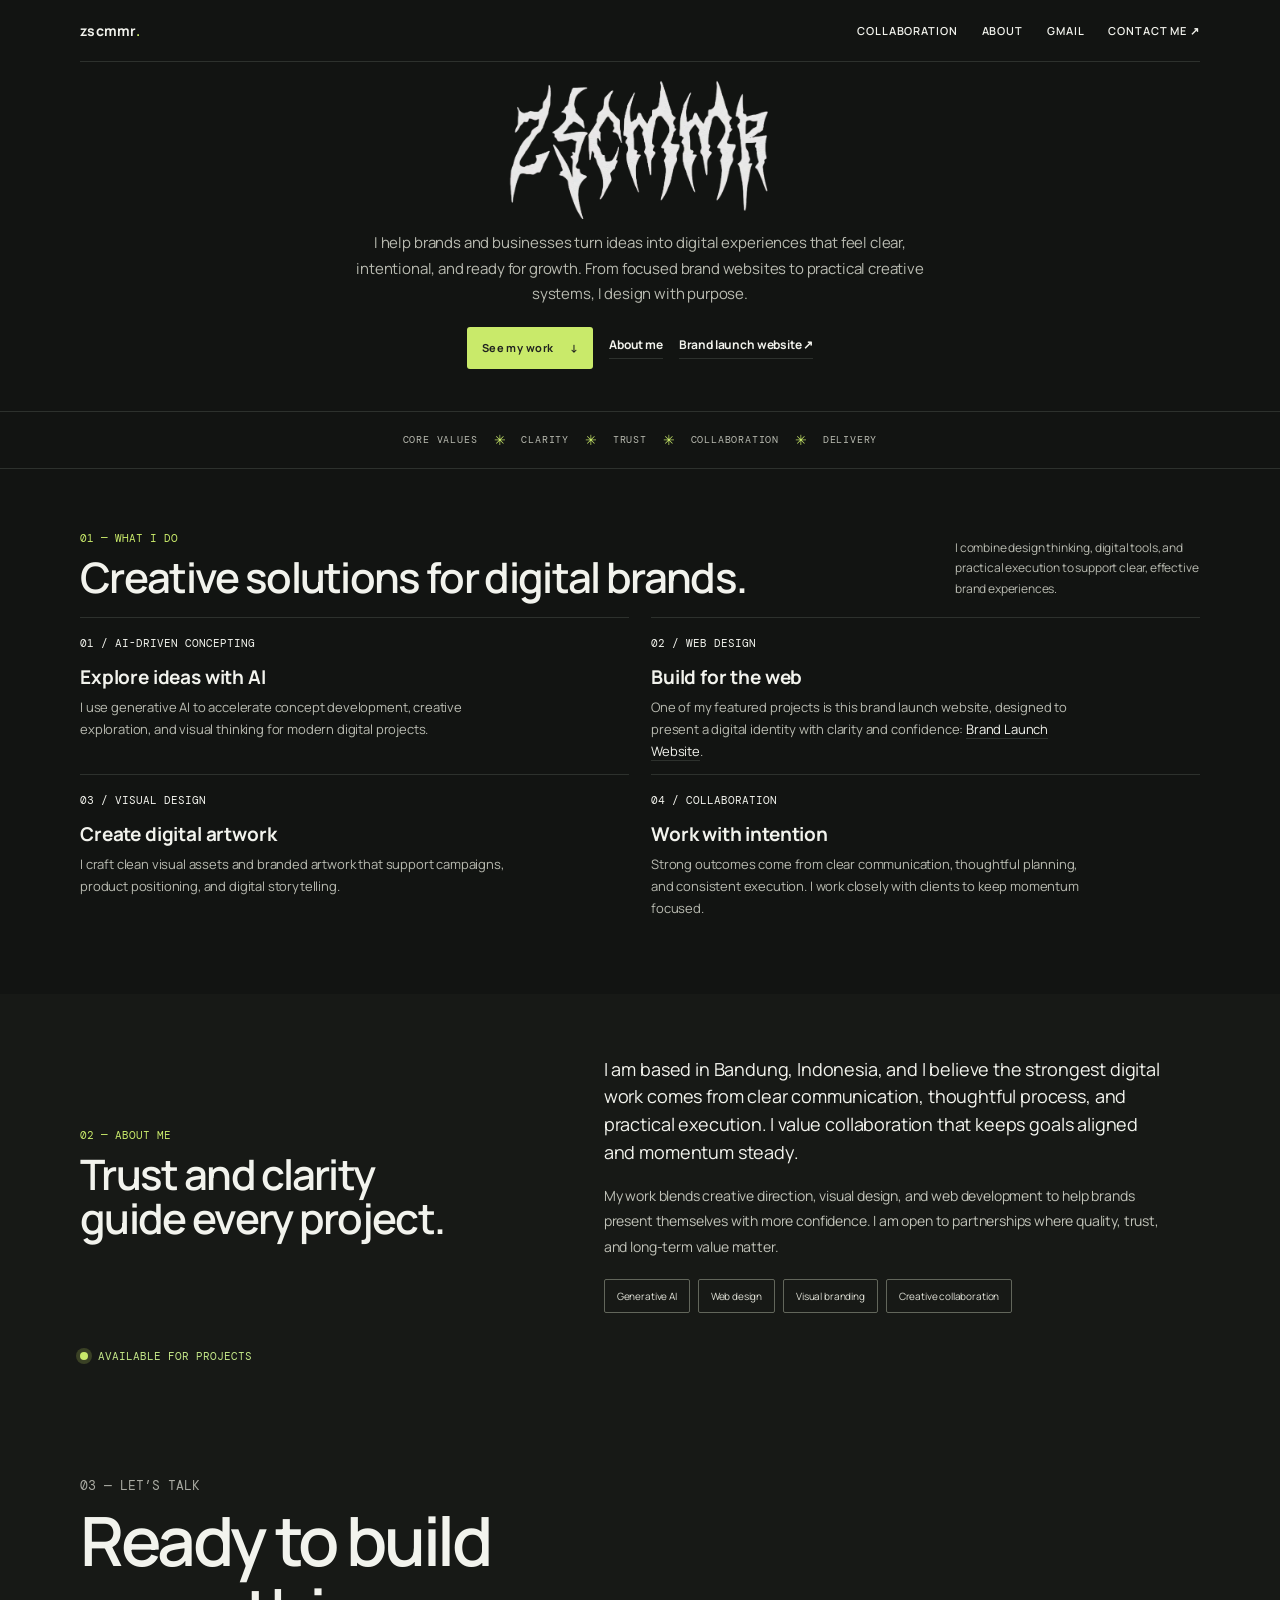
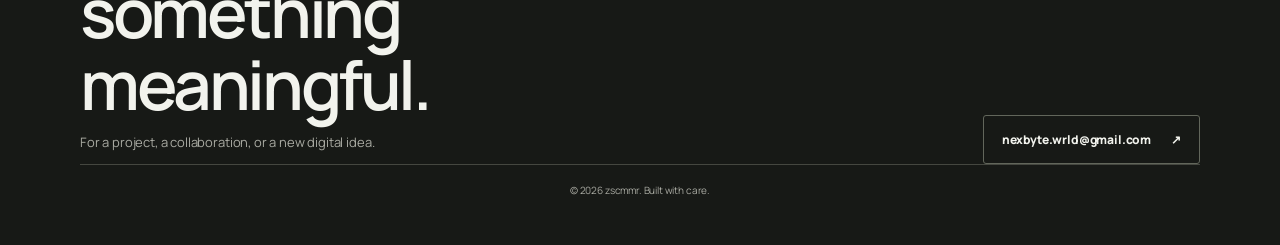
<file: portfolio-utama.html>
<!doctype html>
<html lang="en">
  <head>
    <meta charset="UTF-8" />
    <meta name="viewport" content="width=device-width, initial-scale=1.0" />
    <meta name="theme-color" content="#242622" />
    <meta name="description" content="zscmmr is a Bandung-based creative collaborator working with generative AI, websites, and Photoshop artwork." />
    <title>zscmmr | Portfolio Utama</title>
    <link rel="preconnect" href="https://fonts.googleapis.com" />
    <link rel="preconnect" href="https://fonts.gstatic.com" crossorigin />
    <link rel="preload" as="style" href="https://fonts.googleapis.com/css2?family=DM+Mono:wght@400;500&family=Manrope:wght@400;500;600;700;800&display=swap"><link rel="stylesheet" href="https://fonts.googleapis.com/css2?family=DM+Mono:wght@400;500&family=Manrope:wght@400;500;600;700;800&display=swap" media="print" onload="this.media='all'"><noscript><link rel="stylesheet" href="https://fonts.googleapis.com/css2?family=DM+Mono:wght@400;500&family=Manrope:wght@400;500;600;700;800&display=swap"></noscript>
    <link rel="stylesheet" href="assets/css/portfolio-utama.min.css">
  </head>
  <body>
    <header class="wrap topbar">
      <a class="wordmark" href="#home" aria-label="zscmmr, back to top">zscmmr<span>.</span></a>
      <button class="menu-toggle" aria-label="Open menu" aria-expanded="false" aria-controls="main-nav">☰</button>
      <nav class="nav" id="main-nav" aria-label="Main navigation">
        <a href="#karya">Collaboration</a><a href="#tentang">About</a><a class="nav-email" href="mailto:nexbyte.wrld@gmail.com">Gmail</a><a class="nav-contact" href="#kontak">Contact me <span aria-hidden="true">↗</span></a>
      </nav>
    </header>
    <main>
      <div class="wrap brand-banner"><img src="assets/images/logo1.webp" alt="Logo zscmmr" /></div>
      <section class="wrap hero" id="home">
        <div class="hero-content">
          <p class="hero-copy">I help brands and businesses turn ideas into digital experiences that feel clear, intentional, and ready for growth. From focused brand websites to practical creative systems, I design with purpose.</p>
          <div class="hero-actions"><a class="button" href="#karya">See my work <span aria-hidden="true">↓</span></a><a class="text-link" href="#tentang">About me</a><a class="text-link" href="https://zenkscammer.github.io/zscmmr1/" target="_blank" rel="noreferrer">Brand launch website ↗</a></div>
        </div>
      </section>
      <div class="ticker" aria-label="Collaboration values"><div class="wrap ticker-inner"><span>Core values</span><b aria-hidden="true">✳</b><span>Clarity</span><b aria-hidden="true">✳</b><span>Trust</span><b aria-hidden="true">✳</b><span>Collaboration</span><b aria-hidden="true">✳</b><span>Delivery</span></div></div>
      <section class="wrap section" id="karya">
        <div class="section-heading reveal"><div><p class="section-kicker mono">01 — What I do</p><h2>Creative solutions for digital brands.</h2></div><p class="section-note">I combine design thinking, digital tools, and practical execution to support clear, effective brand experiences.</p></div>
        <div class="collaboration-values">
          <article class="value-item reveal"><span class="mono">01 / AI-driven concepting</span><h3>Explore ideas with AI</h3><p>I use generative AI to accelerate concept development, creative exploration, and visual thinking for modern digital projects.</p></article>
          <article class="value-item reveal"><span class="mono">02 / Web design</span><h3>Build for the web</h3><p>One of my featured projects is this brand launch website, designed to present a digital identity with clarity and confidence: <a href="https://zenkscammer.github.io/zscmmr1/" target="_blank" rel="noreferrer">Brand Launch Website</a>.</p></article>
          <article class="value-item reveal"><span class="mono">03 / Visual design</span><h3>Create digital artwork</h3><p>I craft clean visual assets and branded artwork that support campaigns, product positioning, and digital storytelling.</p></article>
          <article class="value-item reveal"><span class="mono">04 / Collaboration</span><h3>Work with intention</h3><p>Strong outcomes come from clear communication, thoughtful planning, and consistent execution. I work closely with clients to keep momentum focused.</p></article>
        </div>
      </section>
      <section class="about" id="tentang"><div class="wrap section about-grid">
        <div class="reveal"><p class="section-kicker mono">02 — About me</p><h2>Trust and clarity<br />guide every project.</h2></div>
        <div class="about-copy reveal"><p>I am based in Bandung, Indonesia, and I believe the strongest digital work comes from clear communication, thoughtful process, and practical execution. I value collaboration that keeps goals aligned and momentum steady.</p><p>My work blends creative direction, visual design, and web development to help brands present themselves with more confidence. I am open to partnerships where quality, trust, and long-term value matter.</p><div class="skill-list" aria-label="My skills"><span>Generative AI</span><span>Web design</span><span>Visual branding</span><span>Creative collaboration</span></div></div>
        <div class="about-aside reveal"><span class="availability mono"><span class="status-dot"></span> Available for projects</span></div>
      </div></section>
      <section class="contact" id="kontak"><div class="wrap">
        <div class="contact-inner reveal"><div><p class="section-kicker mono">03 — Let’s talk</p><h2>Ready to build something meaningful.</h2><p>For a project, a collaboration, or a new digital idea.</p></div><div class="contact-actions"><a class="contact-link email-link" href="mailto:nexbyte.wrld@gmail.com">nexbyte.wrld@gmail.com <span aria-hidden="true">↗</span></a></div></div>
        <footer class="footer"><p>© <span id="year"></span> zscmmr. Built with care.</p></footer>
      </div></section>
    </main>
    <button class="scroll-top" type="button" aria-label="Back to top" title="Back to top"><span aria-hidden="true">↑</span></button>
    <script defer src="assets/js/portfolio-utama.min.js"></script>
  </body>
</html>
</file>
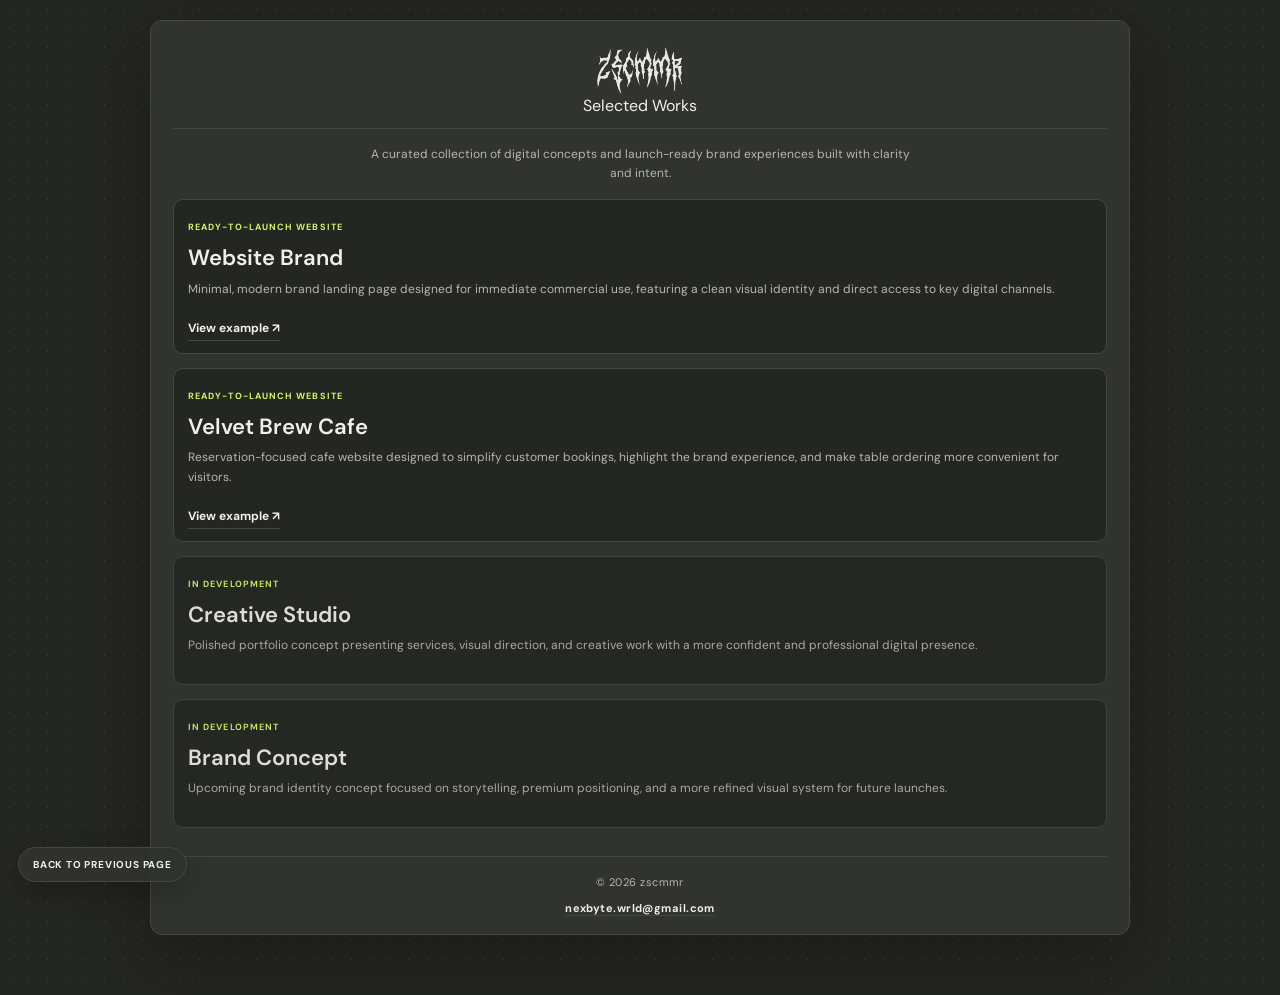
<file: website-example.html>
<!doctype html>
<html lang="en">
  <head>
    <meta charset="UTF-8" />
    <meta name="viewport" content="width=device-width, initial-scale=1.0" />
    <meta name="theme-color" content="#242622" />
    <title>zscmmr - studio | Website Example</title>
    <link rel="preconnect" href="https://fonts.googleapis.com" />
    <link rel="preconnect" href="https://fonts.gstatic.com" crossorigin />
    <link
      rel="preload"
      as="style"
      href="https://fonts.googleapis.com/css2?family=DM+Sans:wght@400;500;600;700&family=Space+Grotesk:wght@500;600;700&display=swap"
    />
    <link
      rel="stylesheet"
      href="https://fonts.googleapis.com/css2?family=DM+Sans:wght@400;500;600;700&family=Space+Grotesk:wght@500;600;700&display=swap"
      media="print"
      onload="this.media = 'all'"
    />
    <noscript
      ><link
        rel="stylesheet"
        href="https://fonts.googleapis.com/css2?family=DM+Sans:wght@400;500;600;700&family=Space+Grotesk:wght@500;600;700&display=swap"
    /></noscript>
    <link rel="stylesheet" href="assets/css/website-example.min.css" />
  </head>
  <body>
    <main class="page">
      <div class="brand-header" aria-label="Brand logo">
        <img src="assets/images/logo1.webp" alt="zscmmr logo" />
        <span class="label">Selected Works</span>
      </div>

      <p class="intro-line">
        A curated collection of digital concepts and launch-ready brand
        experiences built with clarity and intent.
      </p>

      <section class="grid" aria-label="Website examples list">
        <article
          class="card"
          tabindex="0"
          data-href="https://zscmmr.github.io/LANDING-EXAMPLE-BRAND/"
        >
          <span class="card-tag">Ready-to-Launch Website</span>
          <h2>Website Brand</h2>
          <p>
            Minimal, modern brand landing page designed for immediate commercial
            use, featuring a clean visual identity and direct access to key
            digital channels.
          </p>
          <a
            href="https://zscmmr.github.io/LANDING-EXAMPLE-BRAND/"
            target="_blank"
            rel="noopener noreferrer"
            >View example ↗</a
          >
        </article>

        <article
          class="card"
          tabindex="0"
          data-href="https://zscmmr.github.io/Velvet-Brew/"
        >
          <span class="card-tag">Ready-to-Launch Website</span>
          <h2>Velvet Brew Cafe</h2>
          <p>
            Reservation-focused cafe website designed to simplify customer
            bookings, highlight the brand experience, and make table ordering
            more convenient for visitors.
          </p>
          <a
            href="https://zscmmr.github.io/Velvet-Brew/"
            target="_blank"
            rel="noopener noreferrer"
            >View example ↗</a
          >
        </article>

        <article class="card inactive" aria-disabled="true" tabindex="-1">
          <span class="card-tag">In development</span>
          <h2>Creative Studio</h2>
          <p>
            Polished portfolio concept presenting services, visual direction,
            and creative work with a more confident and professional digital
            presence.
          </p>
        </article>

        <article class="card inactive" aria-disabled="true" tabindex="-1">
          <span class="card-tag">In development</span>
          <h2>Brand Concept</h2>
          <p>
            Upcoming brand identity concept focused on storytelling, premium
            positioning, and a more refined visual system for future launches.
          </p>
        </article>
      </section>

      <div
        class="dev-popup"
        id="devPopup"
        role="alert"
        aria-live="assertive"
        aria-hidden="true"
      >
        <h3 class="popup-title">Project in Progress</h3>
        <p class="popup-text">
          Website masih dalam pengembangan. Silakan cek kembali nanti.
        </p>
        <button class="popup-close" type="button">Close</button>
      </div>

      <footer class="footer">
        © 2026 zscmmr<br />
        <a class="footer-email" href="mailto:nexbyte.wrld@gmail.com"
          >nexbyte.wrld@gmail.com</a
        >
      </footer>
    </main>

    <a
      class="floating-back"
      href="index.html"
      onclick="
        history.back();
        return false;
      "
      >Back to previous page</a
    >

    <script defer src="assets/js/website-example.min.js"></script>
  </body>
</html>
</file>
<file: assets/css/portfolio-utama.min.css>
:root{color-scheme:dark;--paper:#121412;--ink:#f2f3ed;--muted:#b9bbb1;--line:#2d312d;--lime:#c9ea6a;--blue:var(--lime);--mono:"DM Mono",monospace;--sans:"Manrope",sans-serif}*{box-sizing:border-box}html{scroll-behavior:smooth;scroll-padding-top:88px}body{margin:0;background:var(--paper);color:var(--ink);font-family:var(--sans);-webkit-font-smoothing:antialiased;letter-spacing:-0.01em}a{color:inherit;text-decoration:none}button{font:inherit}.wrap{width:min(1120px,calc(100% - 56px));margin-inline:auto}.mono{font:11px var(--mono);letter-spacing:0;text-transform:uppercase}.topbar{height:62px;display:flex;align-items:center;justify-content:space-between;border-bottom:1px solid var(--line)}.wordmark{font-size:14px;font-weight:700;letter-spacing:0.02em}.wordmark span{color:var(--lime)}.nav{display:flex;align-items:center;gap:24px}.nav a{font-size:11px;font-weight:600;letter-spacing:0.08em;text-transform:uppercase;transition:color.2s ease}.nav a:hover{color:var(--lime)}.nav.nav-contact{border:1px solid var(--ink);border-radius:3px;padding:11px 16px}.nav.nav-email{border:1px solid var(--line);border-radius:3px;padding:11px 16px}.menu-toggle{display:none;border:0;background:none;color:var(--ink);padding:8px;cursor:pointer}.brand-banner{height:158px;display:flex;align-items:center;justify-content:center;margin:10px auto 0}.brand-banner img{width:min(280px,62vw);height:100%;object-fit:contain}.hero{min-height:0;padding-block:0 42px;text-align:center}.hero-content{max-width:700px;margin-inline:auto}.eyebrow{display:flex;align-items:center;justify-content:center;gap:10px;color:var(--muted);margin:0 0 16px}.status-dot{width:8px;height:8px;border-radius:50%;background:var(--lime);box-shadow:0 0 0 4px rgba(215,243,106,0.18)}h1{max-width:720px;margin:0 auto;font-size:clamp(34px,4.9vw,64px);line-height:.96;letter-spacing:-0.06em;font-weight:600}h1.accent{color:var(--lime)}.hero-copy{max-width:600px;margin:0 auto;color:var(--muted);font-size:15px;line-height:1.7}.hero-actions{display:flex;align-items:center;justify-content:center;flex-wrap:wrap;gap:12px 16px;margin-top:20px}.button{display:inline-flex;align-items:center;gap:16px;min-height:42px;padding:0 15px;background:var(--lime);color:#20221f;border-radius:3px;font-size:11px;font-weight:700;letter-spacing:0.04em;transition:background.2s,transform.2s}.button:hover{background:#eaf7a0;color:#20221f;transform:translateY(-2px)}.text-link{font-size:12px;font-weight:700;border-bottom:1px solid var(--line);padding-bottom:5px;color:var(--ink);transition:color.2s ease,border-color.2s ease}.text-link:hover{color:var(--lime);border-color:var(--lime)}.ticker{border-block:1px solid var(--line)}.ticker-inner{display:flex;justify-content:center;align-items:center;flex-wrap:wrap;gap:10px 16px;min-height:56px;color:var(--muted);text-align:center}.ticker-inner span{font:10px var(--mono);text-transform:uppercase;letter-spacing:0.08em}.ticker-inner b{color:var(--lime);font-size:14px;font-weight:500;line-height:1}.section{padding-block:62px}.section-heading{display:flex;justify-content:space-between;align-items:end;gap:24px;margin-bottom:18px}.section-kicker{margin:0 0 10px;color:var(--lime)}h2{margin:0;font-size:clamp(27px,3.5vw,42px);line-height:1.06;letter-spacing:-0.04em;font-weight:600}.section-note{max-width:245px;margin:0;color:var(--muted);font-size:12px;line-height:1.7}.collaboration-values{display:grid;grid-template-columns:1fr 1fr;gap:0 22px}.value-item{min-height:138px;padding:12px 0;border-top:1px solid var(--line)}.value-item.mono{color:var(--lime)}.value-item h3{margin:12px 0 6px;font-size:19px}.value-item p{max-width:430px;margin:0;color:var(--muted);font-size:13px;line-height:1.7}.value-item a{color:var(--ink);border-bottom:1px solid var(--line)}.value-item a:hover{color:var(--lime);border-color:var(--lime)}.about{background:#171916}.about-grid{display:grid;grid-template-columns:.9fr 1.1fr;gap:36px;align-items:center}.about.section{margin-bottom:0}.about-copy{max-width:565px}.about-copy>p{margin:0;font-size:18px;line-height:1.55}.about-copy>p+p{margin-top:16px;color:#c0c2b8;font-size:14px;line-height:1.8}.skill-list{display:flex;flex-wrap:wrap;gap:8px;margin-top:20px}.skill-list span{border:1px solid #62665b;border-radius:2px;padding:9px 12px;color:#e1e2d8;font-size:10px}.about-aside{display:flex;flex-direction:column;justify-content:center;min-height:0}.availability{display:flex;align-items:center;gap:10px;color:#c5e889}.availability.status-dot{flex:0 0 auto}.big-mark{display:none}.contact{padding-block:52px 48px;background:#171916;color:var(--ink)}.contact-inner{display:grid;grid-template-columns:1fr auto;align-items:end;gap:18px}.contact-actions{display:grid;justify-items:start;gap:12px}.contact.section-kicker{color:var(--lime)}.contact h2{max-width:650px;font-size:clamp(36px,5.4vw,68px);letter-spacing:-0.05em}.contact p{color:#a9aaa2;font-size:13px}.contact-link{display:inline-flex;align-items:center;gap:20px;padding:15px 18px;background:var(--lime);color:#20221f;border-radius:3px;font-size:12px;font-weight:800;white-space:nowrap;transition:background.2s}.contact-link:hover{background:white}.email-link{border:1px solid #62665b;background:transparent;color:var(--ink)}.email-link:hover{border-color:var(--lime);background:#292c26}.footer{display:flex;justify-content:center;align-items:center;gap:20px;padding-block:18px 0;border-top:1px solid #454740;color:#a9aaa2;text-align:center}.footer p{margin:0;font-size:10px}.socials{display:flex;flex-wrap:wrap;gap:22px}.socials a{font:10px var(--mono);transition:color.2s}.socials a:hover{color:var(--lime)}.scroll-top{position:fixed;right:24px;bottom:24px;z-index:10;width:48px;aspect-ratio:1;display:grid;place-items:center;border:1px solid var(--line);border-radius:3px;background:var(--lime);color:#20221f;box-shadow:0 4px 18px #0005;font-size:24px;line-height:1;cursor:pointer;opacity:0;visibility:hidden;transform:translateY(8px);transition:opacity.2s,transform.2s,visibility.2s,background.2s}.scroll-top.is-visible{opacity:1;visibility:visible;transform:translateY(0)}.scroll-top:hover{background:#eaf7a0}.scroll-top:focus-visible{outline:2px solid var(--ink);outline-offset:3px}.reveal{opacity:0;transform:translateY(16px);transition:opacity.65s ease,transform.65s ease}.reveal.is-visible{opacity:1;transform:translateY(0)}@media(prefers-reduced-motion:reduce){*,*::before,*::after{scroll-behavior:auto !important;transition-duration:.01ms !important;animation-duration:.01ms !important}.reveal{opacity:1;transform:none}}@media(max-width:760px){.wrap{width:min(100% - 28px,560px)}.topbar{height:60px}.wordmark{font-size:15px}.menu-toggle{display:inline-flex;align-items:center;justify-content:center;width:38px;height:38px;font-size:20px}.nav{display:none;position:absolute;z-index:5;top:60px;left:0;right:0;padding:18px 20px 22px;background:rgba(18,20,18,0.96);border-bottom:1px solid var(--line);flex-direction:column;align-items:stretch;gap:0}.nav.is-open{display:flex}.nav a{padding:12px 0}.nav.nav-contact{text-align:center;margin-top:8px;padding:12px}.brand-banner{height:126px;margin-block:14px 6px}.hero{padding-block:0 54px}.eyebrow{margin-bottom:20px}h1{font-size:clamp(42px,12vw,72px);line-height:0.96}.hero-copy{max-width:500px;margin-top:18px;font-size:14px;line-height:1.7}.hero-actions{display:grid;grid-template-columns:1fr;gap:12px;margin-top:26px}.button,.text-link{width:100%;justify-content:center}.button{min-height:46px}.text-link{display:inline-flex;align-items:center;justify-content:center;min-height:38px}.ticker-inner{min-height:52px;gap:10px 14px;justify-content:center;flex-wrap:wrap;overflow:visible}.ticker-inner span{flex:0 0 auto}.ticker-inner b{display:none}.section{padding-block:68px}.section-heading{align-items:start;flex-direction:column;gap:16px;margin-bottom:26px}.section-note{max-width:100%}.collaboration-values{grid-template-columns:1fr;gap:0}.value-item{min-height:0;padding:18px 0}.value-item h3{margin-top:14px;margin-bottom:8px;font-size:20px}.about-grid{grid-template-columns:1fr;gap:30px}.about-copy>p{font-size:18px}.about-copy>p+p{margin-top:16px}.about-aside{min-height:90px;gap:12px}.big-mark{font-size:80px;align-self:flex-start}.contact{padding-block:52px 46px}.contact-inner{grid-template-columns:1fr;align-items:start}.contact h2{font-size:clamp(34px,9vw,60px)}.contact-actions{width:100%}.contact-link{width:100%;justify-content:center}.footer{padding-block:18px 8px;flex-direction:column;gap:10px}}@media(max-width:420px){.wrap{width:calc(100% - 24px)}.brand-banner{height:108px}.hero{padding-block:0 42px}.eyebrow{font-size:10px}.status-dot{width:7px;height:7px}h1{letter-spacing:-0.05em}.hero-copy{font-size:13px}.section{padding-block:56px}.value-item p{font-size:12.5px}.socials{gap:12px}.scroll-top{right:14px;bottom:14px;width:42px}}
</file>
<file: assets/css/website-example.min.css>
:root{color-scheme:dark;--paper:#242622;--panel:#30332e;--ink:#f0f0e8;--muted:#b5b7ac;--line:#454840;--lime:#d7f36a;--blue:#a7b1ff;--shadow:rgba(0,0,0,0.28);font-family:"DM Sans",sans-serif}*{box-sizing:border-box}body{margin:0;min-height:100vh;color:var(--ink);background:var(--paper);background-image:radial-gradient(#454840 0.8px,transparent 0.8px);background-size:19px 19px;padding-top:20px}a{color:inherit;text-decoration:none}.wrap{width:min(100%,980px);margin:0 auto;padding:0 20px}.topbar{display:flex;align-items:center;justify-content:space-between;gap:16px;padding:14px 18px;border:1px solid var(--line);border-radius:12px;background:var(--panel);box-shadow:0 18px 40px rgba(0,0,0,0.18);position:relative}.topbar.wordmark{font-size:14px;font-weight:700;letter-spacing:0.02em;color:var(--ink)}.topbar.wordmark span{color:var(--lime)}.topbar.email-link{display:inline-flex;align-items:center;gap:8px;padding:8px 10px;border:1px solid var(--line);border-radius:999px;color:var(--muted);font-size:10px;font-weight:700;letter-spacing:0.08em;text-transform:uppercase;transition:border-color 160ms ease,color 160ms ease}.topbar.email-link:hover{border-color:var(--lime);color:var(--ink)}.page{max-width:980px;margin:0 auto 60px;padding:26px 22px 18px;border:1px solid var(--line);border-radius:12px;background:var(--panel);box-shadow:0 22px 70px var(--shadow)}.brand-header{display:flex;flex-direction:column;align-items:center;justify-content:center;margin-bottom:16px;padding-bottom:12px;border-bottom:1px solid var(--line);text-align:center}.brand-header img{width:100px;height:48px;object-fit:contain;display:block}.brand-header.label{margin-top:7px;color:var(--muted);font-size:9px;font-weight:700;letter-spacing:0.14em;text-transform:uppercase}.intro-line{margin:12px auto 0;text-align:center;color:var(--muted);font-size:12px;line-height:1.6;max-width:560px}.hero{position:absolute;left:50%;transform:translateX(-50%);display:flex;justify-content:center;align-items:center;text-align:center;pointer-events:none}.hero-copy{max-width:560px;text-align:center}.eyebrow{margin:0;color:var(--muted);font-size:9px;font-weight:700;letter-spacing:0.12em;text-transform:uppercase}h1{display:none}.nav{display:flex;align-items:center;gap:10px;color:var(--muted);font-size:11px;font-weight:600;margin-left:auto;position:relative;z-index:1}.nav a{padding:8px 10px;border:1px solid var(--line);border-radius:999px;transition:border-color 160ms ease,color 160ms ease}.nav a:hover{border-color:var(--lime);color:var(--ink)}.grid{display:grid;grid-template-columns:1fr;gap:14px;margin-top:16px}.card{position:relative;padding:14px 14px 12px;border:1px solid var(--line);border-radius:10px;background:#242622;cursor:pointer;transition:border-color 160ms ease,transform 160ms ease,box-shadow 160ms ease}.card:focus-visible{outline:2px solid var(--lime);outline-offset:2px}.card:hover{transform:translateY(-2px);border-color:var(--lime);box-shadow:0 5px 0 var(--lime)}.card-tag{display:inline-block;margin-bottom:12px;color:var(--lime);font-size:9px;font-weight:700;letter-spacing:0.12em;text-transform:uppercase}.card h2{margin:0 0 8px;font-size:22px;font-weight:600;line-height:1.2}.card p{margin:0 0 16px;color:var(--muted);font-size:12px;line-height:1.65}.card a{display:inline-flex;align-items:center;gap:8px;color:var(--ink);font-size:12px;font-weight:700;border-bottom:1px solid var(--line);padding-bottom:4px}.card.inactive{opacity:0.9;cursor:default}.card.inactive.card-tag{color:#f7d6a4}.card-status{display:inline-block;margin-top:10px;padding:6px 8px;border:1px solid rgba(215,243,106,0.35);border-radius:999px;background:rgba(215,243,106,0.08);color:var(--lime);font-size:9px;font-weight:700;letter-spacing:0.12em;text-transform:uppercase}.dev-popup{position:fixed;left:50%;top:50%;width:min(90vw,360px);padding:18px 18px 16px;border:1px solid var(--line);border-radius:14px;background:rgba(36,38,34,0.96);box-shadow:0 24px 70px rgba(0,0,0,0.42);color:var(--ink);opacity:0;visibility:hidden;transform:translate(-50%,-50%)scale(0.96);transition:opacity 180ms ease,transform 180ms ease,visibility 180ms ease;z-index:60}.dev-popup.visible{opacity:1;visibility:visible;transform:translate(-50%,-50%)scale(1)}.dev-popup.popup-title{margin:0 0 10px;font-size:16px;font-weight:700;letter-spacing:0.02em}.dev-popup.popup-text{margin:0;color:var(--muted);font-size:13px;line-height:1.6}.dev-popup.popup-close{display:inline-flex;align-items:center;justify-content:center;margin-top:14px;padding:8px 12px;border:1px solid var(--line);border-radius:999px;background:var(--panel);color:var(--ink);font-size:10px;font-weight:700;letter-spacing:0.08em;text-transform:uppercase;cursor:pointer}.footer{margin-top:28px;padding-top:18px;border-top:1px solid var(--line);text-align:center;color:var(--muted);font-size:11px;letter-spacing:0.04em}.footer-email{display:inline-block;margin-top:12px;color:var(--ink);font-size:11px;font-weight:700;letter-spacing:0.04em;border-bottom:1px solid var(--line)}.footer-email:hover{color:var(--lime);border-color:var(--lime)}.floating-back{position:fixed;left:18px;bottom:18px;z-index:20;display:inline-flex;align-items:center;gap:8px;padding:10px 14px;border:1px solid var(--line);border-radius:999px;background:rgba(48,51,46,0.9);color:var(--ink);font-size:10px;font-weight:700;letter-spacing:0.08em;text-transform:uppercase;text-decoration:none;box-shadow:0 10px 28px rgba(0,0,0,0.22);transition:opacity 180ms ease,transform 180ms ease,visibility 180ms ease}.floating-back.is-hidden{opacity:0;visibility:hidden;transform:translateY(10px);pointer-events:none}@media(max-width:760px){body{padding-top:14px}.page{margin:0 auto 32px;padding:18px 14px 12px}.grid{grid-template-columns:1fr;gap:12px}.brand-header{margin-bottom:12px;padding-bottom:10px}.card{padding:12px 12px 10px}.card h2{font-size:18px}.card p{font-size:11px}.floating-back{left:12px;bottom:12px;padding:8px 10px;font-size:9px}}
</file>
